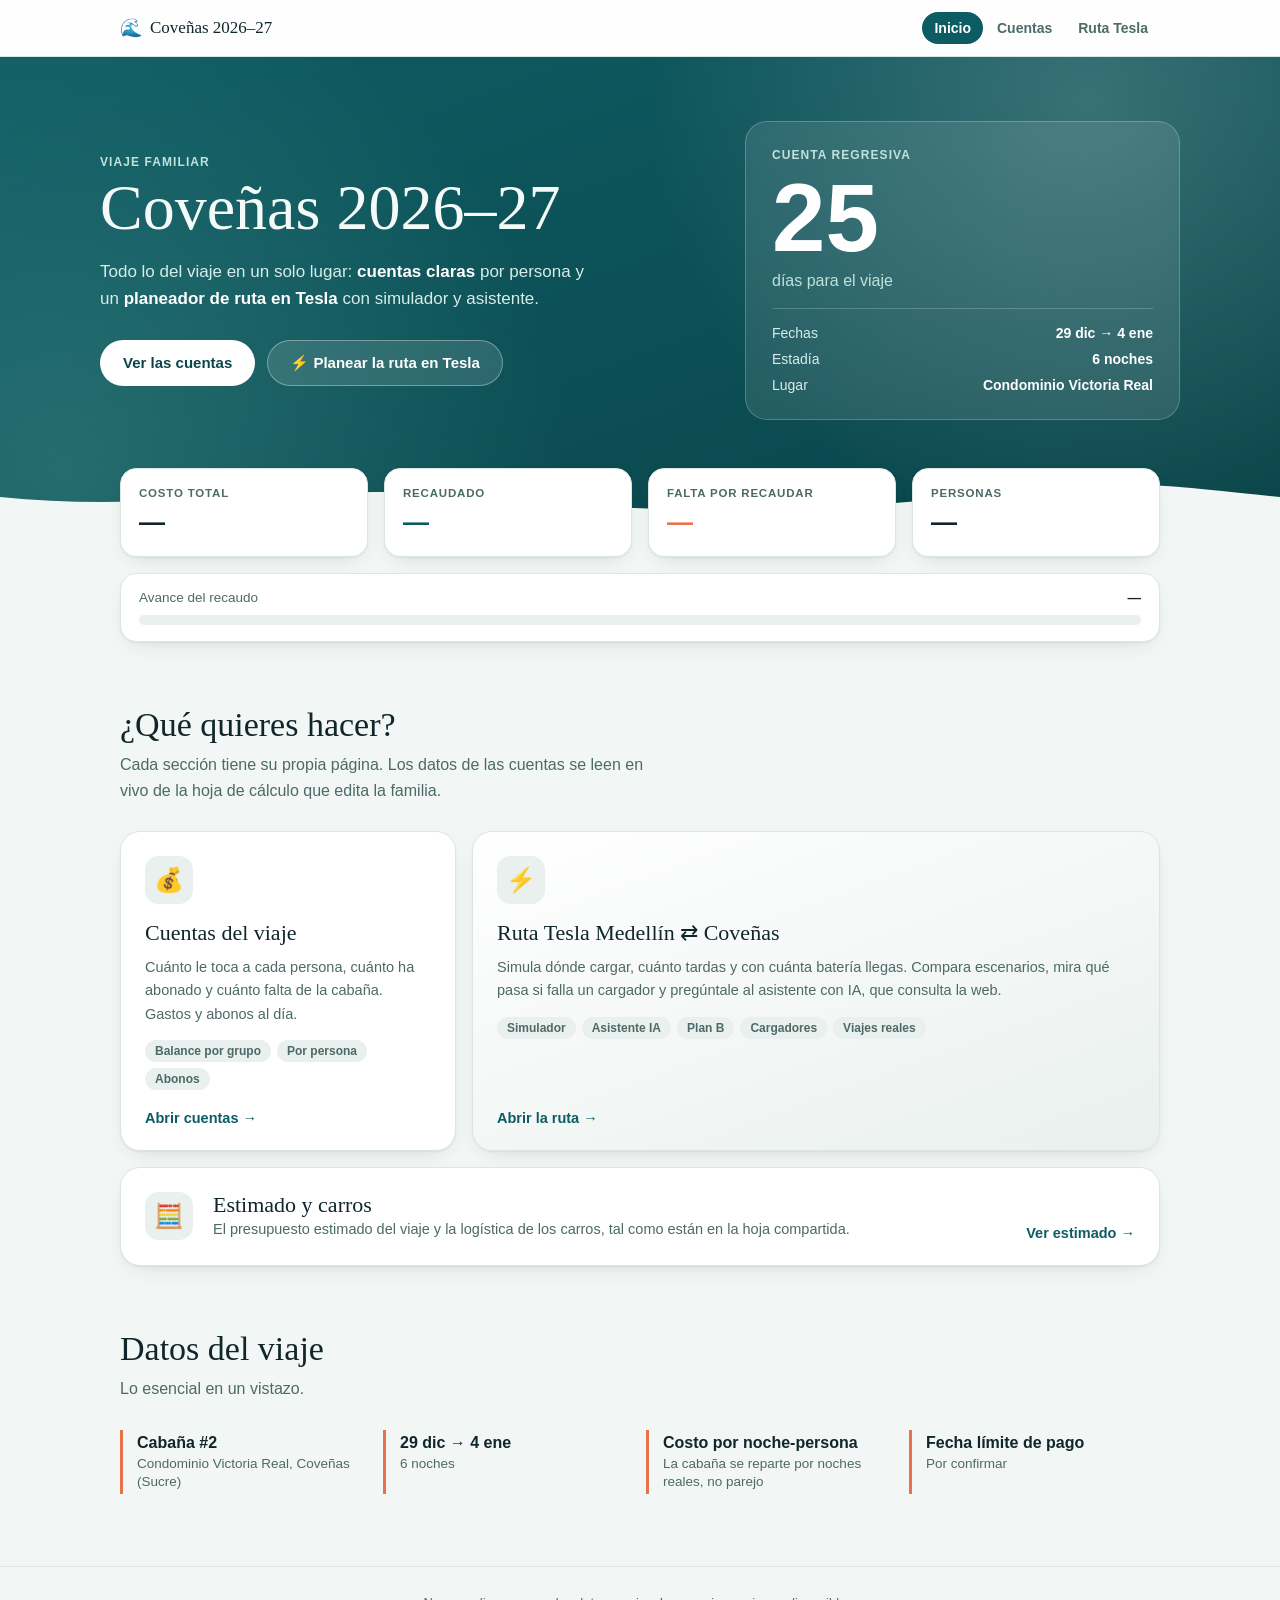
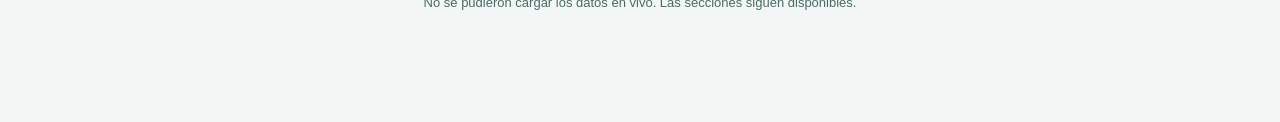
<file: frontend/index.html>
<!DOCTYPE html>
<html lang="es">
<head>
<meta charset="utf-8">
<meta name="viewport" content="width=device-width, initial-scale=1">
<title>Coveñas 2026–27 · Viaje familiar</title>
<meta name="description" content="Cuentas del viaje, estado de pagos y planeador de ruta en Tesla para el viaje familiar a Coveñas, 29 dic 2026 – 4 ene 2027.">
<link rel="stylesheet" href="site.css">
</head>
<body>

<a class="skip-link" href="#main">Saltar al contenido</a>
<header class="site-nav site-nav--sticky">
  <div class="site-nav-inner">
    <a class="brand" href="index.html"><span class="brand-mark" aria-hidden="true">🌊</span> <span>Coveñas 2026–27</span></a>
    <nav aria-label="Principal">
      <a href="index.html" aria-current="page">Inicio</a>
      <a href="cuentas.html">Cuentas</a>
      <a href="tesla.html">Ruta Tesla</a>
    </nav>
  </div>
</header>

<main id="main">
  <section class="land-hero" aria-labelledby="hero-title">
    <div class="land-hero-inner">
      <div>
        <p class="eyebrow">Viaje familiar</p>
        <h1 id="hero-title">Coveñas 2026–27</h1>
        <p class="land-lead">Todo lo del viaje en un solo lugar: <b>cuentas claras</b> por persona y un <b>planeador de ruta en Tesla</b> con simulador y asistente.</p>
        <div class="land-cta">
          <a class="btn btn-primary" href="cuentas.html">Ver las cuentas</a>
          <a class="btn btn-ghost" href="tesla.html">⚡ Planear la ruta en Tesla</a>
        </div>
      </div>
      <aside class="count-card" aria-label="Cuenta regresiva">
        <p class="eyebrow">Cuenta regresiva</p>
        <div class="count-num" id="count-num" aria-live="polite">—</div>
        <p class="count-label" id="count-label">días para el viaje</p>
        <div class="count-meta">
          <div><span>Fechas</span><b id="meta-dates">29 dic → 4 ene</b></div>
          <div><span>Estadía</span><b id="meta-nights">6 noches</b></div>
          <div><span>Lugar</span><b id="meta-place">Condominio Victoria Real</b></div>
        </div>
      </aside>
    </div>
  </section>

  <div class="land-wrap">
    <section class="land-stats" aria-label="Estado de las cuentas">
      <div class="land-stat"><p class="k">Costo total</p><p class="v" id="s-total">—</p></div>
      <div class="land-stat"><p class="k">Recaudado</p><p class="v ocean" id="s-abonado">—</p></div>
      <div class="land-stat"><p class="k">Falta por recaudar</p><p class="v coral" id="s-pendiente">—</p></div>
      <div class="land-stat"><p class="k">Personas</p><p class="v" id="s-personas">—</p></div>
      <div class="land-progress">
        <div class="land-progress-top"><span>Avance del recaudo</span><b id="s-pct">—</b></div>
        <div class="land-bar" role="progressbar" aria-label="Avance del recaudo" aria-valuemin="0" aria-valuemax="100" aria-valuenow="0" id="s-bar"><div></div></div>
      </div>
    </section>

    <section class="land-section" aria-labelledby="h-explora">
      <h2 id="h-explora">¿Qué quieres hacer?</h2>
      <p>Cada sección tiene su propia página. Los datos de las cuentas se leen en vivo de la hoja de cálculo que edita la familia.</p>
      <div class="features">
        <a class="feature" href="cuentas.html">
          <div class="feature-icon" aria-hidden="true">💰</div>
          <h3>Cuentas del viaje</h3>
          <p>Cuánto le toca a cada persona, cuánto ha abonado y cuánto falta de la cabaña. Gastos y abonos al día.</p>
          <div class="feature-tags"><span>Balance por grupo</span><span>Por persona</span><span>Abonos</span></div>
          <span class="feature-go">Abrir cuentas →</span>
        </a>
        <a class="feature tesla wide" href="tesla.html">
          <div class="feature-icon" aria-hidden="true">⚡</div>
          <h3>Ruta Tesla Medellín ⇄ Coveñas</h3>
          <p>Simula dónde cargar, cuánto tardas y con cuánta batería llegas. Compara escenarios, mira qué pasa si falla un cargador y pregúntale al asistente con IA, que consulta la web.</p>
          <div class="feature-tags"><span>Simulador</span><span>Asistente IA</span><span>Plan B</span><span>Cargadores</span><span>Viajes reales</span></div>
          <span class="feature-go">Abrir la ruta →</span>
        </a>
        <a class="feature full" href="cuentas.html#estimado">
          <div class="feature-icon" aria-hidden="true">🧮</div>
          <div><h3>Estimado y carros</h3>
          <p>El presupuesto estimado del viaje y la logística de los carros, tal como están en la hoja compartida.</p></div>
          <span class="feature-go">Ver estimado →</span>
        </a>
      </div>
    </section>

    <section class="land-section" aria-labelledby="h-datos">
      <h2 id="h-datos">Datos del viaje</h2>
      <p>Lo esencial en un vistazo.</p>
      <div class="facts">
        <div class="fact"><b>Cabaña #2</b><span>Condominio Victoria Real, Coveñas (Sucre)</span></div>
        <div class="fact"><b>29 dic → 4 ene</b><span>6 noches</span></div>
        <div class="fact"><b>Costo por noche-persona</b><span>La cabaña se reparte por noches reales, no parejo</span></div>
        <div class="fact"><b>Fecha límite de pago</b><span id="fact-deadline">Por confirmar</span></div>
      </div>
    </section>
  </div>
</main>

<footer class="land-footer">
  <div id="footer-note">Cargando…</div>
</footer>

<script src="config.js"></script>
<script>
(function () {
  var API_URL = window.DASHBOARD_API_URL;
  function $(id) { return document.getElementById(id); }
  function fmt(n) { return "$" + Math.round(n).toLocaleString("es-CO"); }
  function fmtDate(iso) {
    return new Date(iso + "T00:00:00").toLocaleDateString("es-CO", { day: "numeric", month: "short" }).replace(".", "");
  }

  // Cuenta regresiva: funciona sin la API (fechas fijas del viaje).
  function countdown(startIso) {
    var start = new Date(startIso + "T00:00:00"), today = new Date();
    today.setHours(0, 0, 0, 0);
    var d = Math.round((start - today) / 86400000);
    if (d > 0) { $("count-num").textContent = d; $("count-label").textContent = d === 1 ? "día para el viaje" : "días para el viaje"; }
    else if (d === 0) { $("count-num").textContent = "🏖"; $("count-label").textContent = "¡Es hoy!"; }
    else { $("count-num").textContent = "🌊"; $("count-label").textContent = "¡Buen viaje!"; }
  }
  countdown("2026-12-29");

  function render(data) {
    var c = data.cabaña, t = data.totales;
    countdown(c.inicio);
    $("meta-dates").textContent = fmtDate(c.inicio) + " → " + fmtDate(c.fin);
    $("meta-nights").textContent = c.noches + " noches";
    if (c.condominio) $("meta-place").textContent = c.condominio.split(",")[0];
    $("fact-deadline").textContent = c.fechaLimitePago || "Por confirmar";

    $("s-total").textContent = fmt(t.granTotal);
    $("s-abonado").textContent = fmt(t.abonado);
    $("s-pendiente").textContent = fmt(t.pendienteRecaudar);
    $("s-personas").textContent = t.personas;
    var pct = t.granTotal > 0 ? Math.max(0, Math.min(100, (t.abonado / t.granTotal) * 100)) : 0;
    $("s-pct").textContent = Math.round(pct) + "%";
    $("s-bar").setAttribute("aria-valuenow", String(Math.round(pct)));
    $("s-bar").firstElementChild.style.width = pct + "%";
    $("footer-note").textContent = "Datos en vivo desde la hoja de cálculo · actualizado " +
      (data.actualizado ? new Date(data.actualizado).toLocaleString("es-CO") : "—");
  }

  function offline() {
    $("footer-note").textContent = "No se pudieron cargar los datos en vivo. Las secciones siguen disponibles.";
  }

  if (!API_URL || API_URL.indexOf("REPLACE") === 0) { offline(); return; }
  fetch(API_URL)
    .then(function (r) { if (!r.ok) throw new Error("HTTP " + r.status); return r.json(); })
    .then(render)
    .catch(offline);
})();
</script>
</body>
</html>
</file>
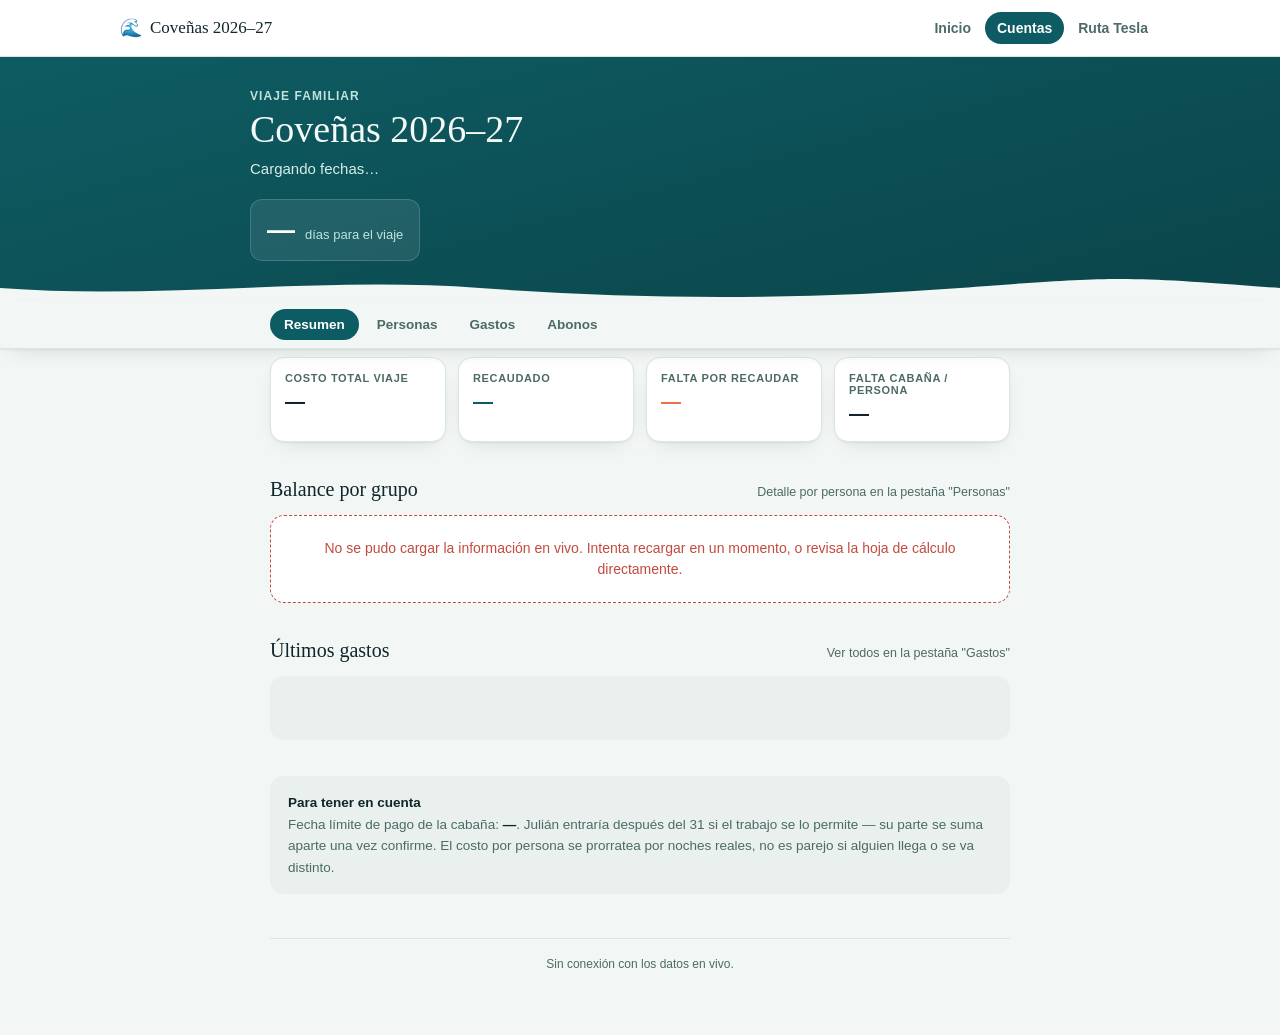
<file: frontend/cuentas.html>
<!doctype html>
<html lang="es">
<head>
<meta charset="utf-8">
<meta name="viewport" content="width=device-width, initial-scale=1">
<title>Cuentas · Coveñas 2026–27</title>
<link rel="stylesheet" href="site.css">
</head>
<body>

<a class="skip-link" href="#main">Saltar al contenido</a>
<header class="site-nav">
  <div class="site-nav-inner">
    <a class="brand" href="index.html"><span class="brand-mark" aria-hidden="true">🌊</span> Coveñas 2026–27</a>
    <nav aria-label="Principal">
      <a href="index.html">Inicio</a>
      <a href="cuentas.html" aria-current="page">Cuentas</a>
      <a href="tesla.html">Ruta Tesla</a>
    </nav>
  </div>
</header>

<div class="hero">
  <div class="hero-inner">
    <p class="eyebrow">Viaje familiar</p>
    <h1 class="trip-title">Coveñas 2026–27</h1>
    <p class="dates" id="dates-line">Cargando fechas…</p>
    <div class="countdown">
      <span class="num" id="countdown-num">—</span>
      <span class="label" id="countdown-label">días para el viaje</span>
    </div>
  </div>
</div>

<div class="tabbar-outer">
  <nav class="tabbar" role="tablist" aria-label="Secciones del dashboard">
    <button class="tab-btn" role="tab" data-tab="resumen" aria-selected="true">Resumen</button>
    <button class="tab-btn" role="tab" data-tab="personas" aria-selected="false">Personas</button>
    <button class="tab-btn" role="tab" data-tab="gastos" aria-selected="false">Gastos</button>
    <button class="tab-btn" role="tab" data-tab="abonos" aria-selected="false">Abonos</button>
    <!-- Estimado / Tesla / Carros / whatever else exists in the live Sheet
         are NOT hardcoded here - renderExtraTabs() below adds one button
         (and one panel, further down) per extra tab the API reports. -->
  </nav>
</div>

<div class="wrap" id="main">

  <!-- ---------------- RESUMEN ---------------- -->
  <div class="tabpanel active" id="panel-resumen">
    <div class="stats" id="stats">
      <div class="stat-card"><p class="k">Costo total viaje</p><p class="v" id="stat-total">—</p></div>
      <div class="stat-card"><p class="k">Recaudado</p><p class="v ocean" id="stat-abonado">—</p></div>
      <div class="stat-card"><p class="k">Falta por recaudar</p><p class="v coral" id="stat-pendiente">—</p></div>
      <div class="stat-card"><p class="k">Falta cabaña / persona</p><p class="v" id="stat-persona">—</p></div>
    </div>

    <section class="block">
      <div class="section-head">
        <h2>Balance por grupo</h2>
        <p class="section-note">Detalle por persona en la pestaña "Personas"</p>
      </div>
      <div class="balance-list" id="balance-list">
        <div class="skeleton"></div><div class="skeleton"></div><div class="skeleton"></div>
      </div>
    </section>

    <section class="block">
      <div class="section-head">
        <h2>Últimos gastos</h2>
        <p class="section-note">Ver todos en la pestaña "Gastos"</p>
      </div>
      <div id="resumen-gastos"><div class="skeleton"></div></div>
    </section>

    <section class="block">
      <div class="notes">
        <b>Para tener en cuenta</b><br>
        Fecha límite de pago de la cabaña: <b id="nota-fecha-limite">—</b>.
        Julián entraría después del 31 si el trabajo se lo permite — su parte se suma aparte una vez confirme.
        El costo por persona se prorratea por noches reales, no es parejo si alguien llega o se va distinto.
      </div>
    </section>
  </div>

  <!-- ---------------- PERSONAS ---------------- -->
  <div class="tabpanel" id="panel-personas">
    <section class="block">
      <div class="section-head">
        <h2>Personas</h2>
        <p class="section-note">Costo individual, prorrateado por noche</p>
      </div>
      <div class="balance-list" id="personas-list"><div class="skeleton"></div></div>
    </section>
  </div>

  <!-- ---------------- GASTOS ---------------- -->
  <div class="tabpanel" id="panel-gastos">
    <section class="block">
      <div class="section-head">
        <h2>Gastos</h2>
        <p class="section-note">Comida, transporte, actividades, otros</p>
      </div>
      <div id="gastos-full"><div class="skeleton"></div></div>
    </section>
  </div>

  <!-- ---------------- ABONOS ---------------- -->
  <div class="tabpanel" id="panel-abonos">
    <section class="block">
      <div class="section-head">
        <h2>Abonos / adelantos</h2>
        <p class="section-note">Quién ha aportado a la caja del viaje</p>
      </div>
      <div id="abonos-full"><div class="skeleton"></div></div>
    </section>
  </div>

  <!-- Extra tabs (Estimado, Tesla, Carros, whatever else exists in the
       live Sheet) are inserted here by renderExtraTabs(), right before
       the footer. -->

  <footer id="footer-note">Cargando…</footer>
</div>

<script src="config.js"></script>
<script>
(function () {
  var API_URL = window.DASHBOARD_API_URL;

  function fmt(n) {
    return "$" + Math.round(n).toLocaleString("es-CO");
  }

  function fmtDate(iso) {
    if (!iso) return "";
    var d = new Date(iso + "T00:00:00");
    return d.toLocaleDateString("es-CO", { day: "numeric", month: "short" });
  }

  // ---------------- Tabs ----------------
  // wireTabClick is reused for both the static tabs below AND every
  // dynamically-created "extra" tab (renderExtraTabs) - a tab created
  // after page load needs the exact same click behavior as one that was
  // always in the HTML.
  function wireTabClick(btn) {
    btn.addEventListener("click", function () {
      document.querySelectorAll(".tab-btn").forEach(function (b) { b.setAttribute("aria-selected", "false"); });
      document.querySelectorAll(".tabpanel").forEach(function (p) { p.classList.remove("active"); });
      btn.setAttribute("aria-selected", "true");
      document.getElementById("panel-" + btn.dataset.tab).classList.add("active");
      window.scrollTo({ top: 0, behavior: "instant" in window ? "instant" : "auto" });
    });
  }
  Array.prototype.slice.call(document.querySelectorAll(".tab-btn")).forEach(wireTabClick);

  // Permite enlazar directo a una pestaña (cuentas.html#estimado).
  function openTabFromHash() {
    var key = decodeURIComponent((location.hash || "").slice(1));
    if (!/^[a-z0-9-]+$/.test(key)) return;
    var btn = document.querySelector('.tab-btn[data-tab="' + key + '"]');
    if (btn) btn.click();
  }

  // ---------------- Extra tabs (dynamic) ----------------
  // One tab per key in data.extra - whatever tabs actually exist in the
  // live Sheet beyond the core ones, discovered fresh by the Lambda on
  // every request. Adding/renaming/removing a tab in the Sheet changes
  // what shows up here with no code change on either end.
  function slugify(title) {
    return title
      .normalize("NFKD").replace(/[\u0300-\u036f]/g, "")
      .toLowerCase()
      .replace(/[^a-z0-9]+/g, "-")
      .replace(/(^-|-$)/g, "") || "tab";
  }

  function renderExtraTabs(extra) {
    var tabbar = document.querySelector(".tabbar");
    var wrap = document.querySelector(".wrap");
    var footerEl = document.getElementById("footer-note");

    Object.keys(extra).forEach(function (title) {
      var key = slugify(title);
      // La pestaña Tesla de la hoja se oculta: la ruta Tesla tiene su propia página (tesla.html).
      if (key === "tesla") return;
      var gridId = key + "-grid";

      if (!document.getElementById("panel-" + key)) {
        var btn = document.createElement("button");
        btn.className = "tab-btn";
        btn.setAttribute("role", "tab");
        btn.setAttribute("aria-selected", "false");
        btn.dataset.tab = key;
        btn.textContent = title;
        // "Cuotas" va justo después de "Personas"; el resto, al final.
        var personasBtn = tabbar.querySelector('.tab-btn[data-tab="personas"]');
        if (key === "cuotas" && personasBtn) tabbar.insertBefore(btn, personasBtn.nextSibling);
        else tabbar.appendChild(btn);
        wireTabClick(btn);

        var panel = document.createElement("div");
        panel.className = "tabpanel";
        panel.id = "panel-" + key;

        var section = document.createElement("section");
        section.className = "block";
        var head = document.createElement("div");
        head.className = "section-head";
        var h2 = document.createElement("h2");
        h2.textContent = title;
        head.appendChild(h2);
        section.appendChild(head);
        var gridDiv = document.createElement("div");
        gridDiv.id = gridId;
        section.appendChild(gridDiv);
        panel.appendChild(section);

        wrap.insertBefore(panel, footerEl);
      }

      renderFreeformGrid(gridId, extra[title] && extra[title].grid, { formatNumbers: key === "cuotas" });
    });
  }

  // ---------------- Countdown ----------------
  function renderCountdown(inicioISO) {
    var tripStart = new Date(inicioISO + "T00:00:00");
    var today = new Date();
    today.setHours(0, 0, 0, 0);
    var diffDays = Math.round((tripStart - today) / 86400000);
    var numEl = document.getElementById("countdown-num");
    var labelEl = document.getElementById("countdown-label");
    if (diffDays > 0) {
      numEl.textContent = diffDays;
      labelEl.textContent = "días para el viaje";
    } else if (diffDays === 0) {
      numEl.textContent = "🏖";
      labelEl.textContent = "¡Es hoy!";
    } else {
      numEl.textContent = "🌊";
      labelEl.textContent = "buen viaje";
    }
  }

  // ---------------- Resumen: balance por grupo ----------------
  function balancePill(owed, paid, pending) {
    var balance = paid - owed;
    if (pending) return { cls: "pendiente", text: "Pendiente confirmar" };
    if (balance >= 0) return { cls: "aldia", text: "Al día" };
    return { cls: "debe", text: "Debe " + fmt(-balance) };
  }

  function faltaCabanaText(falta, porPersona) {
    if (!falta) return "Cabaña pagada \u2713";
    return "Falta cabaña: <b>" + fmt(falta) + "</b>" +
      (porPersona ? " (\u2248 " + fmt(porPersona) + " por persona)" : "");
  }

  function renderGroups(grupos) {
    var list = document.getElementById("balance-list");
    list.innerHTML = "";
    grupos.forEach(function (g) {
      var pct = g.owed > 0 ? Math.max(0, Math.min(100, (g.paid / g.owed) * 100)) : 0;
      var pill = balancePill(g.owed, g.paid, g.pending);
      var card = document.createElement("div");
      card.className = "b-card";
      card.innerHTML =
        '<div class="b-top">' +
          '<div><span class="b-name">' + g.nombre + '</span> &nbsp;<span class="b-sub">' + g.sub + '</span></div>' +
          '<span class="pill ' + pill.cls + '">' + pill.text + '</span>' +
        '</div>' +
        '<div class="b-bar-row">' +
          '<div class="b-bar"><div class="b-bar-fill" style="width:' + pct + '%"></div></div>' +
          '<span class="b-figs"><b>' + fmt(g.paid) + '</b> / ' + fmt(g.owed) + '</span>' +
        '</div>' +
        '<p class="section-note" style="margin-top:6px">' + faltaCabanaText(g.faltaCabana, g.faltaPorPersona) + '</p>';
      list.appendChild(card);
    });
  }

  // ---------------- Personas ----------------
  function renderPersonas(personas) {
    var list = document.getElementById("personas-list");
    list.innerHTML = "";
    if (!personas || personas.length === 0) {
      list.innerHTML = '<div class="empty-state">Sin datos de personas todavía.</div>';
      return;
    }
    personas.forEach(function (p) {
      // Con la pestaña "Cuotas" en la hoja, `aplicado` es lo que el abono de la
      // familia le cubre a esta persona; sin ella, se usa lo que abonó en persona.
      var pagado = (p.aplicado !== null && p.aplicado !== undefined) ? p.aplicado : p.totalAbonado;
      var pct = p.totalACargo > 0 ? Math.max(0, Math.min(100, (pagado / p.totalACargo) * 100)) : 0;
      var pill = balancePill(p.totalACargo, pagado, false);
      var sub = p.grupo + " · " + p.noches + " noches" + (p.participaGastos ? "" : " · no participa en gastos variables");
      var principal = p.esPrincipal ? ' <span class="pill rol">Principal</span>' : '';
      var card = document.createElement("div");
      card.className = "b-card";
      card.innerHTML =
        '<div class="b-top">' +
          '<div><span class="b-name">' + p.nombre + '</span>' + principal + ' &nbsp;<span class="b-sub">' + sub + '</span></div>' +
          '<span class="pill ' + pill.cls + '">' + pill.text + '</span>' +
        '</div>' +
        '<div class="b-bar-row">' +
          '<div class="b-bar"><div class="b-bar-fill" style="width:' + pct + '%"></div></div>' +
          '<span class="b-figs"><b>' + fmt(pagado) + '</b> / ' + fmt(p.totalACargo) + '</span>' +
        '</div>' +
        '<p class="section-note" style="margin-top:6px">' + faltaCabanaText(p.faltaCabana) + '</p>' +
        (p.nota ? '<p class="section-note" style="margin-top:8px">' + p.nota + '</p>' : '') +
        (extraFieldsText(p.extra) ? '<p class="section-note" style="margin-top:4px">' + extraFieldsText(p.extra) + '</p>' : '');
      list.appendChild(card);
    });
  }

  // ---------------- Extra fields (unknown new columns) ----------------
  // Any column a family member adds to Personas/Abonos/Gastos that isn't
  // one the Lambda already models shows up here generically - keeps a new
  // column from silently disappearing, without needing a code change.
  function escapeHtml(s) {
    return String(s).replace(/[&<>"']/g, function (c) {
      return { "&": "&amp;", "<": "&lt;", ">": "&gt;", '"': "&quot;", "'": "&#39;" }[c];
    });
  }

  function extraFieldsText(extra) {
    if (!extra) return "";
    var keys = Object.keys(extra);
    if (keys.length === 0) return "";
    return keys
      .map(function (k) { return escapeHtml(k) + ": " + escapeHtml(extra[k]); })
      .join(" · ");
  }

  // ---------------- Ledgers: Gastos / Abonos ----------------
  function renderLedger(containerId, rows, emptyText, rowRenderer) {
    var el = document.getElementById(containerId);
    if (!rows || rows.length === 0) {
      el.innerHTML = '<div class="empty-state">' + emptyText + '</div>';
      return;
    }
    var box = document.createElement("div");
    box.className = "ledger";
    rows.forEach(function (r) {
      var row = document.createElement("div");
      row.className = "ledger-row";
      row.innerHTML = rowRenderer(r);
      box.appendChild(row);
    });
    el.innerHTML = "";
    el.appendChild(box);
  }

  function gastoRowHtml(g) {
    var extraText = extraFieldsText(g.extra);
    return '<div class="ledger-main"><span>' + (g.descripcion || "(sin descripción)") + " — " + g.quienPago + '</span>' +
      '<span class="ledger-meta">' + g.categoria + ' · ' + fmtDate(g.fecha) +
      (extraText ? ' · ' + extraText : '') + '</span></div>' +
      '<span class="ledger-val">' + fmt(g.valor) + '</span>';
  }

  function abonoRowHtml(a) {
    var extraText = extraFieldsText(a.extra);
    return '<div class="ledger-main"><span>' + a.nombre + " — " + a.concepto + '</span>' +
      '<span class="ledger-meta">' + a.grupo + ' · ' + fmtDate(a.fecha) +
      (extraText ? ' · ' + extraText : '') + '</span></div>' +
      '<span class="ledger-val">' + fmt(a.valor) + '</span>';
  }

  // ---------------- Freeform grid renderer (Estimado / Tesla) ----------------
  // opts.formatNumbers: show numeric cells as es-CO integers (1.234.567).
  // Only "Cuotas" opts in; other tabs keep raw values (they mix units like %, kWh, km).
  function renderFreeformGrid(containerId, grid, opts) {
    var formatNumbers = !!(opts && opts.formatNumbers);
    var container = document.getElementById(containerId);
    container.innerHTML = "";
    if (!grid || grid.length === 0) {
      container.innerHTML = '<div class="empty-state">Todavía no se ha agregado esta pestaña a la hoja de cálculo compartida.</div>';
      return;
    }
    function cellText(c) {
      if (c === null || c === undefined) return "";
      if (formatNumbers && typeof c === "number" && isFinite(c)) return Math.round(c).toLocaleString("es-CO");
      return String(c);
    }
    var currentTable = null;
    grid.forEach(function (row, idx) {
      if (idx === 0) return; // row 0 is the sheet's own emoji title, already shown as the tab heading
      var cells = row.map(cellText);
      var nonEmpty = cells.filter(function (c) { return c.trim() !== ""; });

      if (nonEmpty.length === 0) { currentTable = null; return; }

      if (nonEmpty.length === 1) {
        currentTable = null;
        var text = nonEmpty[0];
        var isLong = text.length > 70;
        var el = document.createElement(isLong ? "p" : "div");
        el.className = isLong ? "grid-note" : "grid-heading";
        el.textContent = text;
        container.appendChild(el);
        return;
      }

      if (nonEmpty.length >= 3) {
        if (!currentTable) {
          var wrap = document.createElement("div");
          wrap.className = "grid-table-wrap";
          currentTable = document.createElement("table");
          currentTable.className = "grid-table";
          wrap.appendChild(currentTable);
          container.appendChild(wrap);
          var thead = document.createElement("thead");
          var htr = document.createElement("tr");
          cells.forEach(function (c) {
            var th = document.createElement("th");
            th.textContent = c;
            htr.appendChild(th);
          });
          thead.appendChild(htr);
          currentTable.appendChild(thead);
          currentTable.appendChild(document.createElement("tbody"));
        } else {
          var tbody = currentTable.querySelector("tbody");
          var tr = document.createElement("tr");
          cells.forEach(function (c) {
            var td = document.createElement("td");
            td.textContent = c;
            tr.appendChild(td);
          });
          tbody.appendChild(tr);
        }
        return;
      }

      // exactly 2 non-empty cells -> label/value line
      currentTable = null;
      var kv = document.createElement("div");
      kv.className = "grid-kv";
      var label = document.createElement("span");
      label.className = "grid-kv-label";
      label.textContent = cells[0];
      var value = document.createElement("span");
      value.className = "grid-kv-value";
      value.textContent = cells.slice(1).filter(function (c) { return c.trim() !== ""; }).join(" · ");
      kv.appendChild(label);
      kv.appendChild(value);
      container.appendChild(kv);
    });
  }

  // ---------------- Assemble ----------------
  function render(data) {
    document.getElementById("dates-line").innerHTML =
      data.cabaña.condominio + " · <b>" + fmtDate(data.cabaña.inicio) + "</b> &rarr; <b>" +
      fmtDate(data.cabaña.fin) + "</b> · " + data.cabaña.noches + " noches";
    renderCountdown(data.cabaña.inicio);
    document.getElementById("nota-fecha-limite").textContent = data.cabaña.fechaLimitePago || "por confirmar";

    document.getElementById("stat-total").textContent = fmt(data.totales.granTotal);
    document.getElementById("stat-abonado").textContent = fmt(data.totales.abonado);
    document.getElementById("stat-pendiente").textContent = fmt(data.totales.pendienteRecaudar);
    document.getElementById("stat-persona").textContent = fmt(data.totales.faltaCabanaPorPersona || 0);

    renderGroups(data.grupos || []);
    renderPersonas(data.personas || []);

    renderLedger("resumen-gastos", (data.ultimosGastos || []).slice(0, 5),
      "Aún no se han registrado gastos. Se van sumando aquí a medida que se registran en la hoja.",
      gastoRowHtml);
    renderLedger("gastos-full", data.gastos || [],
      "Aún no se han registrado gastos.", gastoRowHtml);
    renderLedger("abonos-full", data.abonos || [],
      "Aún no se han registrado abonos.", abonoRowHtml);

    renderExtraTabs(data.extra || {});
    openTabFromHash();

    var updated = data.actualizado ? new Date(data.actualizado).toLocaleString("es-CO") : "—";
    document.getElementById("footer-note").textContent = "Datos en vivo desde la hoja de cálculo · actualizado " + updated;
  }

  function showError() {
    document.getElementById("balance-list").innerHTML =
      '<div class="error-state">No se pudo cargar la información en vivo. Intenta recargar en un momento, ' +
      'o revisa la hoja de cálculo directamente.</div>';
    document.getElementById("footer-note").textContent = "Sin conexión con los datos en vivo.";
  }

  if (!API_URL || API_URL.indexOf("REPLACE") === 0) {
    showError();
    document.getElementById("footer-note").textContent =
      "config.js no está configurado todavía (falta el API URL de Terraform).";
    return;
  }

  fetch(API_URL)
    .then(function (r) { if (!r.ok) throw new Error("HTTP " + r.status); return r.json(); })
    .then(render)
    .catch(showError);
})();
</script>
</body>
</html>
</file>
<file: frontend/site.css>
/* Estilos compartidos por todas las páginas (inicio, cuentas, Tesla). */
  :root {
    --brand: #0E5C63; /* fijo en claro y oscuro: fondo de botones y chips activos, texto blanco encima */
    --bg: #F2F6F4;
    --surface: #FFFFFF;
    --surface-2: #E9F0ED;
    --ink: #10262B;
    --ink-soft: #4C6A67;
    --line: #DCE6E1;
    --ocean: #0E5C63;
    --ocean-strong: #0A454A;
    --coral: #E8734A;
    --sea-green: #2F9C6B;
    --sea-green-bg: #E4F4EC;
    --sunset-red: #C24B3F;
    --sunset-red-bg: #FBEAE7;
    --amber: #B8863A;
    --amber-bg: #FBF1E1;
    --shadow: 0 1px 2px rgba(16,38,43,0.06), 0 8px 24px -12px rgba(16,38,43,0.18);
  }
  @media (prefers-color-scheme: dark) {
    :root {
      --bg: #0B1B1E; --surface: #122A2E; --surface-2: #17343A; --ink: #E7F1EE;
      --ink-soft: #93B2AE; --line: #21393E; --ocean: #4FB8AE; --ocean-strong: #7ED2C8;
      --coral: #F0925F; --sea-green: #4FD08A; --sea-green-bg: #123227;
      --sunset-red: #E8877A; --sunset-red-bg: #341E1C; --amber: #E0B15C; --amber-bg: #332A16;
      --shadow: 0 1px 2px rgba(0,0,0,0.3), 0 8px 24px -12px rgba(0,0,0,0.5);
    }
  }
  :root[data-theme="dark"] {
    --bg: #0B1B1E; --surface: #122A2E; --surface-2: #17343A; --ink: #E7F1EE;
    --ink-soft: #93B2AE; --line: #21393E; --ocean: #4FB8AE; --ocean-strong: #7ED2C8;
    --coral: #F0925F; --sea-green: #4FD08A; --sea-green-bg: #123227;
    --sunset-red: #E8877A; --sunset-red-bg: #341E1C; --amber: #E0B15C; --amber-bg: #332A16;
    --shadow: 0 1px 2px rgba(0,0,0,0.3), 0 8px 24px -12px rgba(0,0,0,0.5);
  }
  :root[data-theme="light"] {
    --bg: #F2F6F4; --surface: #FFFFFF; --surface-2: #E9F0ED; --ink: #10262B;
    --ink-soft: #4C6A67; --line: #DCE6E1; --ocean: #0E5C63; --ocean-strong: #0A454A;
    --coral: #E8734A; --sea-green: #2F9C6B; --sea-green-bg: #E4F4EC;
    --sunset-red: #C24B3F; --sunset-red-bg: #FBEAE7; --amber: #B8863A; --amber-bg: #FBF1E1;
    --shadow: 0 1px 2px rgba(16,38,43,0.06), 0 8px 24px -12px rgba(16,38,43,0.18);
  }
  * { box-sizing: border-box; }
  html, body { background: var(--bg); color: var(--ink); margin: 0;
    font-family: -apple-system, BlinkMacSystemFont, "Segoe UI", Roboto, Helvetica, Arial, sans-serif;
    -webkit-font-smoothing: antialiased; overflow-x: hidden; }
  body { padding: 0 0 64px; }
  .wrap { max-width: 780px; margin: 0 auto; padding: 0 20px; }
  a { color: inherit; }

  /* ---------- Hero ---------- */
  .hero { background: linear-gradient(165deg, #0E5C63 0%, #0A454A 100%);
    color: #F4FAF8; padding: 32px 20px 0; position: relative; overflow: hidden; }
  .hero::after { content: ""; position: absolute; left: 0; right: 0; bottom: -1px; height: 28px;
    background: var(--bg);
    -webkit-mask-image: url("data:image/svg+xml,%3Csvg xmlns='http://www.w3.org/2000/svg' viewBox='0 0 120 28' preserveAspectRatio='none'%3E%3Cpath d='M0 14 C 15 26, 30 2, 45 14 S 75 26, 90 14 S 105 2, 120 14 V28 H0 Z'/%3E%3C/svg%3E");
    mask-image: url("data:image/svg+xml,%3Csvg xmlns='http://www.w3.org/2000/svg' viewBox='0 0 120 28' preserveAspectRatio='none'%3E%3Cpath d='M0 14 C 15 26, 30 2, 45 14 S 75 26, 90 14 S 105 2, 120 14 V28 H0 Z'/%3E%3C/svg%3E");
    -webkit-mask-size: 100% 100%; mask-size: 100% 100%; z-index: 0; }
  .hero-inner { max-width: 780px; margin: 0 auto; position: relative; z-index: 1; padding-bottom: 40px; }
  .eyebrow { font-size: 12px; letter-spacing: 0.09em; text-transform: uppercase; color: #BFE3DC;
    font-weight: 600; margin: 0 0 6px; }
  h1.trip-title { font-family: Georgia, "Iowan Old Style", "Palatino Linotype", serif; font-weight: 400;
    font-size: clamp(28px, 6.5vw, 38px); line-height: 1.08; margin: 0 0 10px; text-wrap: balance; }
  .dates { font-size: 15px; color: #D7EDE8; margin: 0 0 22px; }
  .dates b { color: #FFFFFF; font-variant-numeric: tabular-nums; }
  .countdown { display: flex; align-items: baseline; gap: 10px; background: rgba(255,255,255,0.09);
    border: 1px solid rgba(255,255,255,0.16); border-radius: 12px; padding: 14px 16px; width: fit-content; }
  .countdown .num { font-size: 28px; font-weight: 700; font-variant-numeric: tabular-nums; color: #FFFFFF; }
  .countdown .label { font-size: 13px; color: #BFE3DC; }

  /* ---------- Tabs ---------- */
  .tabbar-outer { position: sticky; top: 0; z-index: 10; background: var(--bg);
    border-bottom: 1px solid var(--line); box-shadow: var(--shadow); }
  .tabbar { max-width: 780px; margin: 0 auto; display: flex; gap: 4px; overflow-x: auto;
    padding: 8px 20px; scrollbar-width: none; }
  .tabbar::-webkit-scrollbar { display: none; }
  .tab-btn { flex: 0 0 auto; border: none; background: transparent; color: var(--ink-soft);
    font-size: 13.5px; font-weight: 600; padding: 8px 14px; border-radius: 999px; cursor: pointer;
    white-space: nowrap; font-family: inherit; }
  .tab-btn:hover { background: var(--surface-2); }
  .tab-btn[aria-selected="true"] { background: var(--brand); color: #fff; }
  .tab-btn:focus-visible { outline: 2px solid var(--ocean); outline-offset: 2px; }

  .tabpanel { display: none; padding-top: 28px; }
  .tabpanel.active { display: block; }

  /* ---------- Stats ---------- */
  .stats { display: grid; grid-template-columns: repeat(2, 1fr); gap: 12px; margin-top: -20px;
    position: relative; z-index: 1; }
  @media (min-width: 560px) { .stats { grid-template-columns: repeat(4, 1fr); } }
  .stat-card { background: var(--surface); border: 1px solid var(--line); border-radius: 14px;
    padding: 14px 14px 16px; box-shadow: var(--shadow); }
  .stat-card .k { font-size: 11px; text-transform: uppercase; letter-spacing: 0.06em; color: var(--ink-soft);
    font-weight: 600; margin: 0 0 6px; }
  .stat-card .v { font-size: 20px; font-weight: 700; font-variant-numeric: tabular-nums; margin: 0;
    letter-spacing: -0.01em; }
  .stat-card .v.coral { color: var(--coral); }
  .stat-card .v.ocean { color: var(--ocean); }

  /* ---------- Sections ---------- */
  section.block { margin-top: 36px; }
  section.block:first-child { margin-top: 0; }
  .section-head { display: flex; align-items: baseline; justify-content: space-between; gap: 12px;
    margin-bottom: 14px; }
  h2 { font-family: Georgia, "Iowan Old Style", "Palatino Linotype", serif; font-weight: 400; font-size: 20px;
    margin: 0; }
  .section-note { font-size: 12.5px; color: var(--ink-soft); margin: 0; }

  /* ---------- Balance / person cards ---------- */
  .balance-list { display: flex; flex-direction: column; gap: 10px; }
  .b-card { background: var(--surface); border: 1px solid var(--line); border-radius: 14px; padding: 14px 16px; }
  .b-top { display: flex; justify-content: space-between; align-items: center; gap: 10px; margin-bottom: 10px; }
  .b-name { font-weight: 700; font-size: 15px; }
  .b-sub { font-size: 12.5px; color: var(--ink-soft); font-weight: 400; }
  .pill { font-size: 12px; font-weight: 600; padding: 4px 10px; border-radius: 999px; white-space: nowrap; }
  .pill.debe { background: var(--sunset-red-bg); color: var(--sunset-red); }
  .pill.aldia { background: var(--sea-green-bg); color: var(--sea-green); }
  .pill.pendiente { background: var(--amber-bg); color: var(--amber); }
  .pill.rol { font-size: 11px; padding: 2px 8px; margin-left: 6px; vertical-align: 2px; background: var(--brand); color: #fff; }
  .b-bar-row { display: flex; align-items: center; gap: 10px; }
  .b-bar { flex: 1; height: 7px; border-radius: 999px; background: var(--surface-2); overflow: hidden; }
  .b-bar-fill { height: 100%; border-radius: 999px; background: var(--sea-green); }
  .b-figs { font-size: 12.5px; color: var(--ink-soft); font-variant-numeric: tabular-nums; white-space: nowrap; }
  .b-figs b { color: var(--ink); font-weight: 600; }

  /* ---------- Ledger rows (Gastos/Abonos) ---------- */
  .ledger { background: var(--surface); border: 1px solid var(--line); border-radius: 14px; overflow: hidden; }
  .ledger-row { display: flex; justify-content: space-between; gap: 10px; padding: 12px 16px;
    border-bottom: 1px solid var(--line); font-size: 13.5px; }
  .ledger-row:last-child { border-bottom: none; }
  .ledger-main { display: flex; flex-direction: column; gap: 2px; min-width: 0; }
  .ledger-main span:first-child { overflow: hidden; text-overflow: ellipsis; white-space: nowrap; }
  .ledger-meta { font-size: 11px; text-transform: uppercase; letter-spacing: 0.04em; color: var(--ink-soft); }
  .ledger-val { font-variant-numeric: tabular-nums; font-weight: 600; white-space: nowrap; flex: 0 0 auto; }

  .empty-state, .error-state { background: var(--surface); border: 1px dashed var(--line); border-radius: 14px;
    padding: 22px 18px; text-align: center; color: var(--ink-soft); font-size: 14px; line-height: 1.5; }
  .error-state { border-color: var(--sunset-red); color: var(--sunset-red); }

  .notes { background: var(--surface-2); border-radius: 14px; padding: 16px 18px; font-size: 13.5px;
    color: var(--ink-soft); line-height: 1.6; }
  .notes b { color: var(--ink); }

  /* ---------- Freeform grid (Estimado / Tesla) ---------- */
  .grid-heading { font-weight: 700; font-size: 14px; margin: 20px 0 10px; color: var(--ink); }
  .grid-heading:first-child { margin-top: 0; }
  .grid-note { font-size: 12.5px; color: var(--ink-soft); margin: 0 0 16px; line-height: 1.5; }
  .grid-kv { display: flex; justify-content: space-between; gap: 12px; padding: 8px 0;
    border-bottom: 1px solid var(--line); font-size: 13.5px; }
  .grid-kv:last-child { border-bottom: none; }
  .grid-kv-label { color: var(--ink-soft); }
  .grid-kv-value { font-weight: 600; text-align: right; font-variant-numeric: tabular-nums; }
  .grid-table-wrap { overflow-x: auto; border: 1px solid var(--line); border-radius: 12px; margin: 6px 0 16px; }
  table.grid-table { width: 100%; border-collapse: collapse; font-size: 13px; background: var(--surface); }
  table.grid-table th { text-align: left; font-size: 11px; text-transform: uppercase; letter-spacing: 0.04em;
    color: var(--ink-soft); background: var(--surface-2); padding: 10px 12px; white-space: nowrap; }
  table.grid-table td { padding: 10px 12px; border-top: 1px solid var(--line); vertical-align: top; }

  footer { margin-top: 44px; padding-top: 18px; border-top: 1px solid var(--line); font-size: 12px;
    color: var(--ink-soft); text-align: center; }

  .skeleton { background: linear-gradient(90deg, var(--surface-2) 25%, var(--line) 37%, var(--surface-2) 63%);
    background-size: 400% 100%; border-radius: 14px; height: 64px; margin-bottom: 10px; }
  @media (prefers-reduced-motion: no-preference) {
    .b-bar-fill { transition: width 0.5s ease; }
    .skeleton { animation: shimmer 1.4s ease infinite; }
  }
  @keyframes shimmer { 0% { background-position: 100% 0; } 100% { background-position: 0 0; } }

/* ======================================================================
   Navegación y componentes comunes a todas las páginas
   ====================================================================== */
.skip-link { position: absolute; left: 12px; top: -48px; background: var(--ocean); color: #fff; padding: 10px 14px;
  border-radius: 8px; z-index: 100; font-weight: 600; font-size: 14px; text-decoration: none; }
.skip-link:focus { top: 12px; }

.site-nav { background: var(--surface); border-bottom: 1px solid var(--line); }
.site-nav--sticky { position: sticky; top: 0; z-index: 30; background: color-mix(in srgb, var(--surface) 88%, transparent);
  -webkit-backdrop-filter: saturate(160%) blur(10px); backdrop-filter: saturate(160%) blur(10px); }
.site-nav-inner { max-width: 1080px; margin: 0 auto; padding: 0 20px; height: 56px; display: flex; align-items: center;
  justify-content: space-between; gap: 16px; }
.brand { display: inline-flex; align-items: center; gap: 8px; font-family: Georgia, "Iowan Old Style", serif; font-size: 17px;
  text-decoration: none; color: var(--ink); white-space: nowrap; }
.brand-mark { font-size: 18px; }
.site-nav nav { display: flex; gap: 2px; overflow-x: auto; scrollbar-width: none; }
.site-nav nav::-webkit-scrollbar { display: none; }
.site-nav nav a { text-decoration: none; color: var(--ink-soft); font-size: 14px; font-weight: 600; padding: 8px 12px;
  border-radius: 999px; white-space: nowrap; }
.site-nav nav a:hover { background: var(--surface-2); color: var(--ink); }
.site-nav nav a[aria-current="page"] { background: var(--brand); color: #fff; }
.site-nav a:focus-visible, .btn:focus-visible, .feature:focus-visible { outline: 2px solid var(--ocean); outline-offset: 2px; }
@media (max-width: 520px) { .brand span:last-child { display: none; } .brand-mark { font-size: 22px; } }

.btn { display: inline-flex; align-items: center; justify-content: center; gap: 8px; font: inherit; font-weight: 600; font-size: 15px;
  padding: 13px 22px; border-radius: 999px; text-decoration: none; border: 1px solid transparent; cursor: pointer;
  transition: transform .15s ease, background .15s ease; }
.btn-primary { background: #fff; color: #0A454A; }
.btn-primary:hover { background: #E7F6F2; transform: translateY(-1px); }
.btn-ghost { background: rgba(255,255,255,0.12); color: #fff; border-color: rgba(255,255,255,0.35); }
.btn-ghost:hover { background: rgba(255,255,255,0.2); }
@media (prefers-reduced-motion: reduce) { .btn { transition: none; } .btn-primary:hover { transform: none; } }

/* ======================================================================
   Landing (index.html)
   ====================================================================== */
.land-hero { background: linear-gradient(160deg, #0E5C63 0%, #0A454A 100%); color: #F4FAF8; position: relative;
  overflow: hidden; padding: 64px 20px 96px; }
.land-hero::before { content: ""; position: absolute; inset: 0; opacity: .18; pointer-events: none;
  background: radial-gradient(circle at 85% 10%, #fff 0, transparent 38%), radial-gradient(circle at 5% 90%, #9be7da 0, transparent 40%); }
.land-hero::after { content: ""; position: absolute; left: 0; right: 0; bottom: -1px; height: 40px; background: var(--bg);
  -webkit-mask-image: url("data:image/svg+xml,%3Csvg xmlns='http://www.w3.org/2000/svg' viewBox='0 0 120 28' preserveAspectRatio='none'%3E%3Cpath d='M0 14 C 15 26, 30 2, 45 14 S 75 26, 90 14 S 105 2, 120 14 V28 H0 Z'/%3E%3C/svg%3E");
  mask-image: url("data:image/svg+xml,%3Csvg xmlns='http://www.w3.org/2000/svg' viewBox='0 0 120 28' preserveAspectRatio='none'%3E%3Cpath d='M0 14 C 15 26, 30 2, 45 14 S 75 26, 90 14 S 105 2, 120 14 V28 H0 Z'/%3E%3C/svg%3E");
  -webkit-mask-size: 100% 100%; mask-size: 100% 100%; }
.land-hero-inner { max-width: 1080px; margin: 0 auto; position: relative; z-index: 1; display: grid; gap: 36px; align-items: center; }
@media (min-width: 860px) { .land-hero-inner { grid-template-columns: 1.4fr 1fr; } }
.land-hero h1 { font-family: Georgia, "Iowan Old Style", "Palatino Linotype", serif; font-weight: 400; font-size: clamp(38px, 7vw, 64px);
  line-height: 1.04; margin: 6px 0 16px; text-wrap: balance; }
.land-lead { font-size: 17px; line-height: 1.6; color: #D7EDE8; max-width: 52ch; margin: 0 0 28px; }
.land-lead b { color: #fff; }
.land-cta { display: flex; flex-wrap: wrap; gap: 12px; }
.count-card { background: rgba(255,255,255,0.1); border: 1px solid rgba(255,255,255,0.22); border-radius: 22px; padding: 26px;
  -webkit-backdrop-filter: blur(6px); backdrop-filter: blur(6px); }
.count-card .eyebrow { margin-bottom: 8px; }
.count-num { font-size: clamp(64px, 11vw, 96px); font-weight: 700; line-height: 1; font-variant-numeric: tabular-nums; color: #fff; }
.count-label { font-size: 16px; color: #BFE3DC; margin: 6px 0 18px; }
.count-meta { display: grid; gap: 10px; border-top: 1px solid rgba(255,255,255,0.2); padding-top: 16px; font-size: 14px; color: #D7EDE8; }
.count-meta div { display: flex; justify-content: space-between; gap: 12px; }
.count-meta b { color: #fff; text-align: right; }

.land-wrap { max-width: 1080px; margin: 0 auto; padding: 0 20px; }
.land-stats { display: grid; grid-template-columns: repeat(2, 1fr); gap: 12px; margin-top: -48px; position: relative; z-index: 2; }
@media (min-width: 760px) { .land-stats { grid-template-columns: repeat(4, 1fr); gap: 16px; } }
.land-stat { background: var(--surface); border: 1px solid var(--line); border-radius: 16px; padding: 18px; box-shadow: var(--shadow); }
.land-stat .k { font-size: 11.5px; text-transform: uppercase; letter-spacing: .07em; color: var(--ink-soft); font-weight: 600; margin: 0 0 8px; }
.land-stat .v { font-size: 26px; font-weight: 700; margin: 0; font-variant-numeric: tabular-nums; letter-spacing: -.01em; }
.land-stat .v.ocean { color: var(--ocean); } .land-stat .v.coral { color: var(--coral); }
.land-progress { grid-column: 1 / -1; background: var(--surface); border: 1px solid var(--line); border-radius: 16px; padding: 16px 18px; box-shadow: var(--shadow); }
.land-progress-top { display: flex; justify-content: space-between; font-size: 13.5px; margin-bottom: 10px; color: var(--ink-soft); }
.land-progress-top b { color: var(--ink); }
.land-bar { height: 10px; background: var(--surface-2); border-radius: 999px; overflow: hidden; }
.land-bar > div { height: 100%; background: linear-gradient(90deg, var(--sea-green), var(--ocean)); border-radius: 999px; width: 0; }
@media (prefers-reduced-motion: no-preference) { .land-bar > div { transition: width .8s ease; } }

.land-section { margin-top: 64px; }
.land-section h2 { font-family: Georgia, "Iowan Old Style", serif; font-weight: 400; font-size: clamp(26px, 4vw, 34px); margin: 0 0 8px; }
.land-section > p { color: var(--ink-soft); font-size: 16px; max-width: 60ch; margin: 0 0 28px; line-height: 1.6; }
.features { display: grid; gap: 16px; grid-template-columns: 1fr; }
@media (min-width: 760px) { .features { grid-template-columns: repeat(3, 1fr); } .feature.wide { grid-column: span 2; } }
.feature { display: flex; flex-direction: column; gap: 10px; background: var(--surface); border: 1px solid var(--line); border-radius: 20px;
  padding: 24px; text-decoration: none; color: inherit; box-shadow: var(--shadow); transition: transform .18s ease, border-color .18s ease; }
.feature:hover { transform: translateY(-3px); border-color: var(--ocean); }
@media (prefers-reduced-motion: reduce) { .feature { transition: none; } .feature:hover { transform: none; } }
.feature-icon { width: 48px; height: 48px; border-radius: 14px; background: var(--surface-2); display: grid; place-items: center; font-size: 24px; }
.feature h3 { font-family: Georgia, "Iowan Old Style", serif; font-weight: 400; font-size: 22px; margin: 6px 0 0; }
.feature p { margin: 0; color: var(--ink-soft); font-size: 14.5px; line-height: 1.6; }
.feature-tags { display: flex; flex-wrap: wrap; gap: 6px; margin-top: 4px; }
.feature-tags span { font-size: 12px; font-weight: 600; padding: 4px 10px; border-radius: 999px; background: var(--surface-2); color: var(--ink-soft); }
.feature-go { margin-top: auto; padding-top: 10px; color: var(--ocean); font-weight: 700; font-size: 14.5px; }
@media (min-width: 760px) { .feature.full { grid-column: 1 / -1; display: grid; grid-template-columns: auto 1fr auto; align-items: center; column-gap: 20px; }
  .feature.full h3, .feature.full p { margin: 0; } .feature.full .feature-go { padding: 0; } }
.feature.tesla { background: linear-gradient(160deg, var(--surface) 0%, var(--surface-2) 100%); }

.facts { display: grid; grid-template-columns: repeat(2, 1fr); gap: 12px; }
@media (min-width: 760px) { .facts { grid-template-columns: repeat(4, 1fr); } }
.fact { border-left: 3px solid var(--coral); padding: 4px 0 4px 14px; }
.fact b { display: block; font-size: 16px; margin-bottom: 2px; }
.fact span { font-size: 13.5px; color: var(--ink-soft); }

.land-footer { margin-top: 72px; border-top: 1px solid var(--line); padding: 28px 20px 48px; text-align: center; font-size: 13px; color: var(--ink-soft); }
.land-footer a { color: var(--ocean); }
</file>
